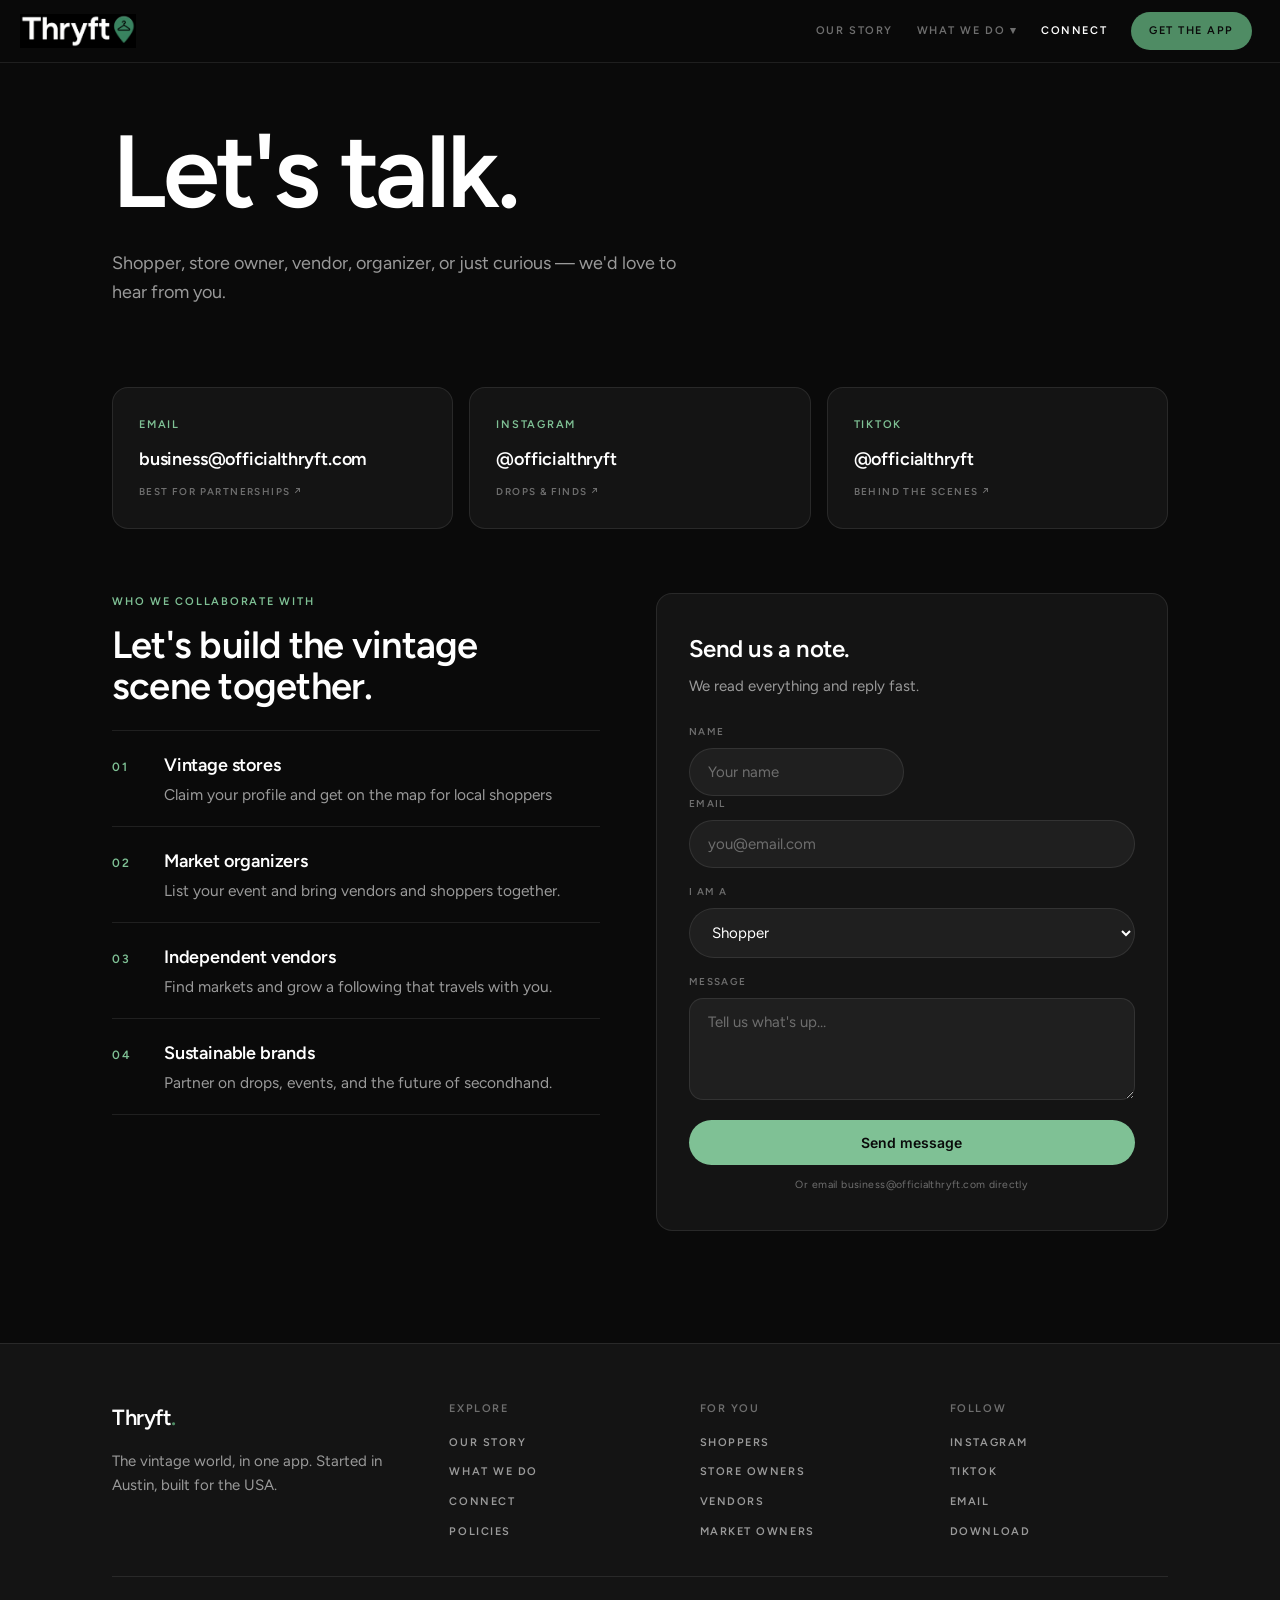
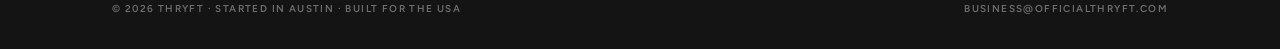
<file: contact.html>
<!DOCTYPE html>
<html lang="en">
<head>
<meta charset="UTF-8">
<meta name="viewport" content="width=device-width, initial-scale=1.0">
<title>Contact — Thryft</title>
<meta name="description" content="Let's talk. Thryft collaborates with vintage stores, market organizers, independent vendors, and sustainable brands.">
<link rel="icon" type="image/png" href="https://raw.githubusercontent.com/ochorad/thryft-website/master/images/favicon.png">
<link rel="preconnect" href="https://fonts.googleapis.com">
<link rel="preconnect" href="https://fonts.gstatic.com" crossorigin>
<link href="https://fonts.googleapis.com/css2?family=Figtree:wght@600&family=Inter:wght@600&display=swap" rel="stylesheet">
<link rel="stylesheet" href="style.css">
</head>
<body>

<nav class="nav">
  <div class="nav__inner">
    <a class="nav__logo" href="index.html"><img src="images/thryft-logo.png" alt="Thryft"></a>
    <button class="nav__burger" aria-label="Menu" onclick="document.getElementById('nav').classList.toggle('open')">☰</button>
    <div class="nav__links" id="nav">
      <a href="about.html">Our Story</a>
      <div class="nav__drop">
        <a class="nav__droptrigger" href="whatwedo.html" onclick="if(window.innerWidth<=860){event.preventDefault();this.parentElement.classList.toggle('open');}">What We Do ▾</a>
        <div class="nav__menu">
          <a href="shoppers.html">For Shoppers</a>
          <a href="stores.html">For Stores</a>
          <a href="vendors.html">For Vendors</a>
          <a href="markets.html">For Market Owners</a>
        </div>
      </div>
      <a class="active" href="contact.html">Connect</a>
      <a class="nav__cta" href="download.html">Get the app</a>
    </div>
  </div>
</nav>

<div class="wrap">
  <header style="padding:56px 0 44px;">
    <h1 class="h1" style="font-size:clamp(46px,8vw,108px);">Let's talk.</h1>
    <p class="lede" style="margin-top:24px;">Shopper, store owner, vendor, organizer, or just curious — we'd love to hear from you.</p>
  </header>
</div>

<div class="wrap">
  <div class="methods" style="margin-top:36px;">
    <a class="method" href="mailto:business@officialthryft.com">
      <div class="method__k">Email</div>
      <div class="method__v">business@officialthryft.com</div>
      <div class="method__note">Best for partnerships ↗</div>
    </a>
    <a class="method" href="https://www.instagram.com/officialthryft/" target="_blank" rel="noopener">
      <div class="method__k">Instagram</div>
      <div class="method__v">@officialthryft</div>
      <div class="method__note">Drops & finds ↗</div>
    </a>
    <a class="method" href="https://www.tiktok.com/@officialthryft" target="_blank" rel="noopener">
      <div class="method__k">TikTok</div>
      <div class="method__v">@officialthryft</div>
      <div class="method__note">Behind the scenes ↗</div>
    </a>
  </div>
</div>

<section class="section" style="padding-top:64px;">
  <div class="wrap">
    <div class="split" style="align-items:start;">
      <div>
        <div class="kicker">Who We Collaborate With</div>
        <h2 class="h2" style="font-size:clamp(26px,3.2vw,38px);margin:14px 0 22px;">Let's build the vintage scene together.</h2>
        <div class="rows" style="border-top:1px solid var(--rule);">
          <div class="row" style="grid-template-columns:36px 1fr;gap:16px;padding:20px 0;border-bottom:1px solid var(--rule);"><span class="row__num">01</span><div><div class="row__title" style="font-size:18px;">Vintage stores</div><div style="font-size:15.5px;color:var(--muted);line-height:1.5;margin-top:3px;">Claim your profile and get on the map for local shoppers</div></div></div>
          <div class="row" style="grid-template-columns:36px 1fr;gap:16px;padding:20px 0;border-bottom:1px solid var(--rule);"><span class="row__num">02</span><div><div class="row__title" style="font-size:18px;">Market organizers</div><div style="font-size:15.5px;color:var(--muted);line-height:1.5;margin-top:3px;">List your event and bring vendors and shoppers together.</div></div></div>
          <div class="row" style="grid-template-columns:36px 1fr;gap:16px;padding:20px 0;border-bottom:1px solid var(--rule);"><span class="row__num">03</span><div><div class="row__title" style="font-size:18px;">Independent vendors</div><div style="font-size:15.5px;color:var(--muted);line-height:1.5;margin-top:3px;">Find markets and grow a following that travels with you.</div></div></div>
          <div class="row" style="grid-template-columns:36px 1fr;gap:16px;padding:20px 0;"><span class="row__num">04</span><div><div class="row__title" style="font-size:18px;">Sustainable brands</div><div style="font-size:15.5px;color:var(--muted);line-height:1.5;margin-top:3px;">Partner on drops, events, and the future of secondhand.</div></div></div>
        </div>
      </div>

      <form class="form" onsubmit="event.preventDefault();this.querySelector('button').textContent='Thanks — we’ll be in touch ✓';this.querySelector('button').style.background='var(--brand-bright)';">
        <h3>Send us a note.</h3>
        <p class="sub">We read everything and reply fast.</p>
        <div class="field-2">
          <label class="field">Name<input type="text" placeholder="Your name" required></label>
        </div>
        <label class="field">Email<input type="email" placeholder="you@email.com" required></label>
        <label class="field">I am a
          <select>
            <option>Shopper</option>
            <option>Store owner</option>
            <option>Vendor</option>
            <option>Market organizer</option>
            <option>Brand / partner</option>
            <option>Other</option>
          </select>
        </label>
        <label class="field">Message<textarea rows="4" placeholder="Tell us what's up…"></textarea></label>
        <button class="btn btn--brand" type="submit" style="margin-top:20px;width:100%;background:var(--brand-bright);color:var(--ink);justify-content:center;">Send message</button>
        <p class="mono" style="font-size:10.5px;color:var(--faint);letter-spacing:.04em;text-align:center;margin:12px 0 0;">Or email business@officialthryft.com directly</p>
      </form>
    </div>
  </div>
</section>

<footer class="footer">
  <div class="footer__inner">
    <div class="footer__cols">
      <div>
        <a class="footer__brand" href="index.html">Thryft<span>.</span></a>
        <p class="footer__tag">The vintage world, in one app. Started in Austin, built for the USA.</p>
      </div>
      <div class="footer__col"><span class="head">Explore</span><a href="about.html">Our Story</a><a href="whatwedo.html">What We Do</a><a href="contact.html">Connect</a><a href="policies.html">Policies</a></div>
      <div class="footer__col"><span class="head">For You</span><a href="shoppers.html">Shoppers</a><a href="stores.html">Store Owners</a><a href="vendors.html">Vendors</a><a href="markets.html">Market Owners</a></div>
      <div class="footer__col"><span class="head">Follow</span><a href="https://www.instagram.com/officialthryft/" target="_blank" rel="noopener">Instagram</a><a href="https://www.tiktok.com/@officialthryft" target="_blank" rel="noopener">TikTok</a><a href="mailto:business@officialthryft.com">Email</a><a href="download.html">Download</a></div>
    </div>
    <div class="footer__bottom">
      <span>© 2026 THRYFT · STARTED IN AUSTIN · BUILT FOR THE USA</span>
      <a href="mailto:business@officialthryft.com">BUSINESS@OFFICIALTHRYFT.COM</a>
    </div>
  </div>
</footer>

</body>
</html>
</file>
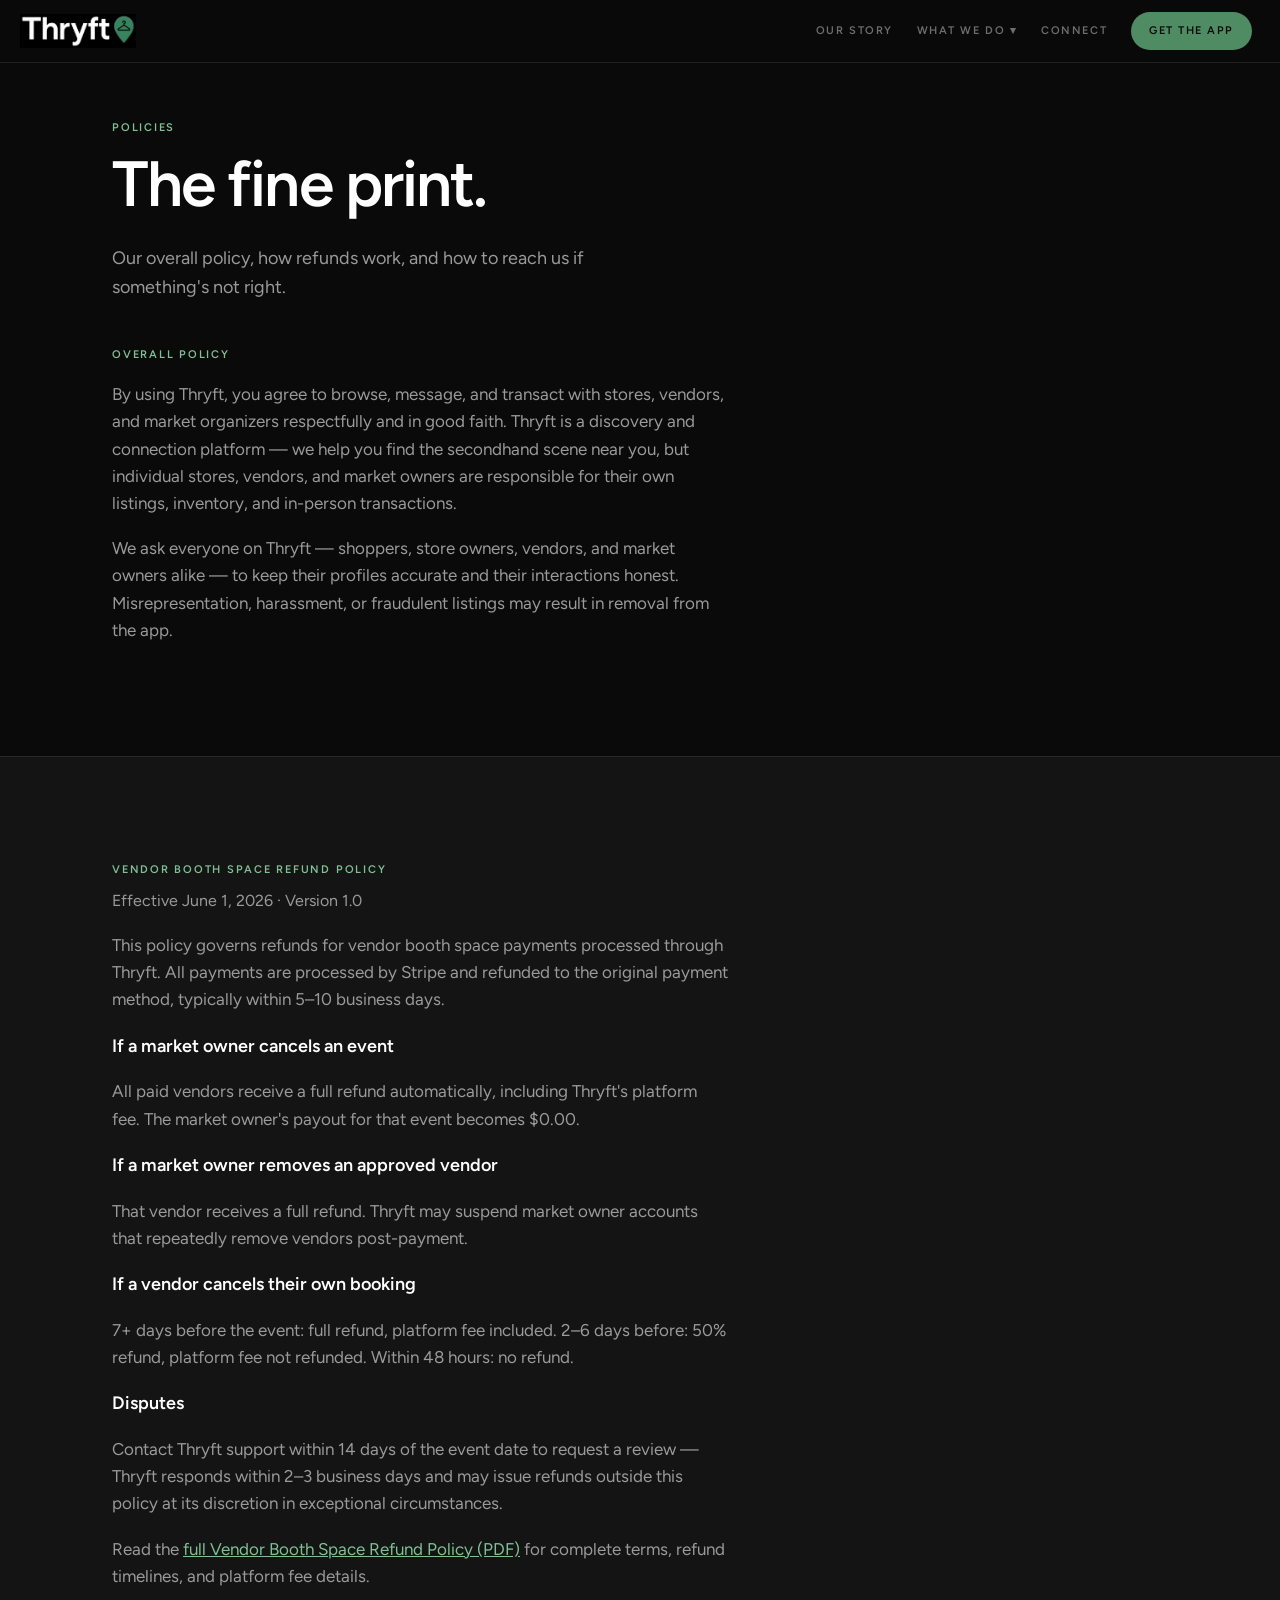
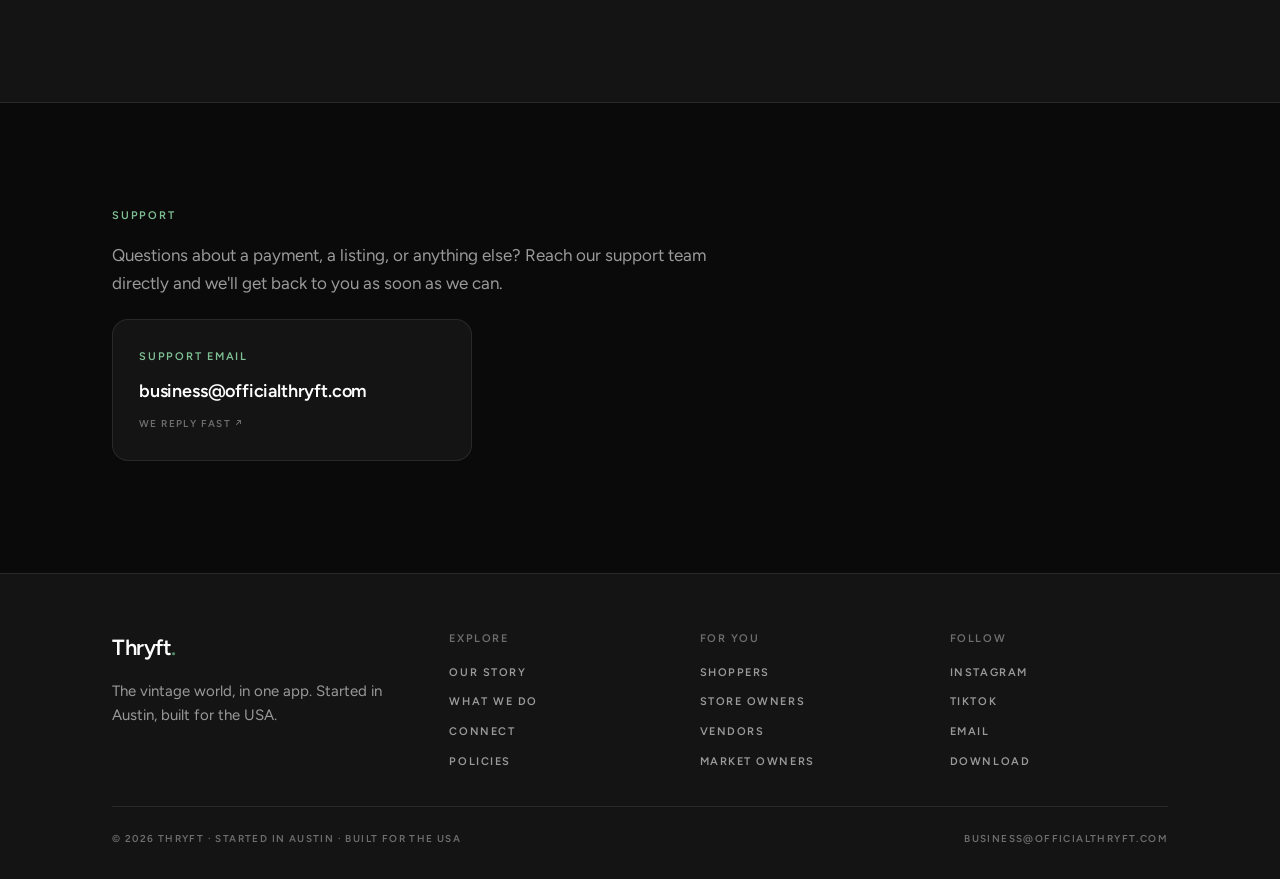
<file: policies.html>
<!DOCTYPE html>
<html lang="en">
<head>
<meta charset="UTF-8">
<meta name="viewport" content="width=device-width, initial-scale=1.0">
<title>Policies — Thryft</title>
<meta name="description" content="Thryft's policies — our terms, refund policy, and how to reach support.">
<link rel="icon" type="image/png" href="https://raw.githubusercontent.com/ochorad/thryft-website/master/images/favicon.png">
<link rel="preconnect" href="https://fonts.googleapis.com">
<link rel="preconnect" href="https://fonts.gstatic.com" crossorigin>
<link href="https://fonts.googleapis.com/css2?family=Figtree:wght@600&family=Inter:wght@600&display=swap" rel="stylesheet">
<link rel="stylesheet" href="style.css">
</head>
<body>

<nav class="nav">
  <div class="nav__inner">
    <a class="nav__logo" href="index.html"><img src="images/thryft-logo.png" alt="Thryft"></a>
    <button class="nav__burger" aria-label="Menu" onclick="document.getElementById('nav').classList.toggle('open')">☰</button>
    <div class="nav__links" id="nav">
      <a href="about.html">Our Story</a>
      <div class="nav__drop">
        <a class="nav__droptrigger" href="whatwedo.html" onclick="if(window.innerWidth<=860){event.preventDefault();this.parentElement.classList.toggle('open');}">What We Do ▾</a>
        <div class="nav__menu">
          <a href="shoppers.html">For Shoppers</a>
          <a href="stores.html">For Stores</a>
          <a href="vendors.html">For Vendors</a>
          <a href="markets.html">For Market Owners</a>
        </div>
      </div>
      <a href="contact.html">Connect</a>
      <a class="nav__cta" href="download.html">Get the app</a>
    </div>
  </div>
</nav>

<div class="wrap">
  <header style="padding:56px 0 44px;">
    <div class="kicker">Policies</div>
    <h1 class="h1 h1--page" style="margin-top:14px;">The fine print.</h1>
    <p class="lede" style="max-width:46ch;margin-top:26px;">Our overall policy, how refunds work, and how to reach us if something's not right.</p>
  </header>
</div>

<section class="section" style="padding-top:0;">
  <div class="wrap">
    <div style="max-width:760px;">
      <div class="kicker">Overall Policy</div>
      <div class="prose" style="margin-top:18px;">
        <p>By using Thryft, you agree to browse, message, and transact with stores, vendors, and market organizers respectfully and in good faith. Thryft is a discovery and connection platform — we help you find the secondhand scene near you, but individual stores, vendors, and market owners are responsible for their own listings, inventory, and in-person transactions.</p>
        <p>We ask everyone on Thryft — shoppers, store owners, vendors, and market owners alike — to keep their profiles accurate and their interactions honest. Misrepresentation, harassment, or fraudulent listings may result in removal from the app.</p>
      </div>
    </div>
  </div>
</section>

<section class="section section--paper2">
  <div class="wrap">
    <div style="max-width:760px;">
      <div class="kicker">Vendor Booth Space Refund Policy</div>
      <p class="lede" style="font-size:16px;margin-top:10px;color:var(--muted);">Effective June 1, 2026 · Version 1.0</p>
      <div class="prose" style="margin-top:18px;">
        <p>This policy governs refunds for vendor booth space payments processed through Thryft. All payments are processed by Stripe and refunded to the original payment method, typically within 5–10 business days.</p>
        <p class="lead">If a market owner cancels an event</p>
        <p>All paid vendors receive a full refund automatically, including Thryft's platform fee. The market owner's payout for that event becomes $0.00.</p>
        <p class="lead">If a market owner removes an approved vendor</p>
        <p>That vendor receives a full refund. Thryft may suspend market owner accounts that repeatedly remove vendors post-payment.</p>
        <p class="lead">If a vendor cancels their own booking</p>
        <p>7+ days before the event: full refund, platform fee included. 2–6 days before: 50% refund, platform fee not refunded. Within 48 hours: no refund.</p>
        <p class="lead">Disputes</p>
        <p>Contact Thryft support within 14 days of the event date to request a review — Thryft responds within 2–3 business days and may issue refunds outside this policy at its discretion in exceptional circumstances.</p>
        <p>Read the <a href="policies/thryft-refund-policy.pdf" target="_blank">full Vendor Booth Space Refund Policy (PDF)</a> for complete terms, refund timelines, and platform fee details.</p>
      </div>
    </div>
  </div>
</section>

<section class="section">
  <div class="wrap">
    <div style="max-width:760px;">
      <div class="kicker">Support</div>
      <div class="prose" style="margin-top:18px;">
        <p>Questions about a payment, a listing, or anything else? Reach our support team directly and we'll get back to you as soon as we can.</p>
      </div>
      <a class="method" href="mailto:business@officialthryft.com" style="margin-top:22px;max-width:360px;">
        <div class="method__k">Support Email</div>
        <div class="method__v">business@officialthryft.com</div>
        <div class="method__note">We reply fast ↗</div>
      </a>
    </div>
  </div>
</section>

<footer class="footer">
  <div class="footer__inner">
    <div class="footer__cols">
      <div>
        <a class="footer__brand" href="index.html">Thryft<span>.</span></a>
        <p class="footer__tag">The vintage world, in one app. Started in Austin, built for the USA.</p>
      </div>
      <div class="footer__col"><span class="head">Explore</span><a href="about.html">Our Story</a><a href="whatwedo.html">What We Do</a><a href="contact.html">Connect</a><a href="policies.html">Policies</a></div>
      <div class="footer__col"><span class="head">For You</span><a href="shoppers.html">Shoppers</a><a href="stores.html">Store Owners</a><a href="vendors.html">Vendors</a><a href="markets.html">Market Owners</a></div>
      <div class="footer__col"><span class="head">Follow</span><a href="https://www.instagram.com/officialthryft/" target="_blank" rel="noopener">Instagram</a><a href="https://www.tiktok.com/@officialthryft" target="_blank" rel="noopener">TikTok</a><a href="mailto:business@officialthryft.com">Email</a><a href="download.html">Download</a></div>
    </div>
    <div class="footer__bottom">
      <span>© 2026 THRYFT · STARTED IN AUSTIN · BUILT FOR THE USA</span>
      <a href="mailto:business@officialthryft.com">BUSINESS@OFFICIALTHRYFT.COM</a>
    </div>
  </div>
</footer>

</body>
</html>
</file>
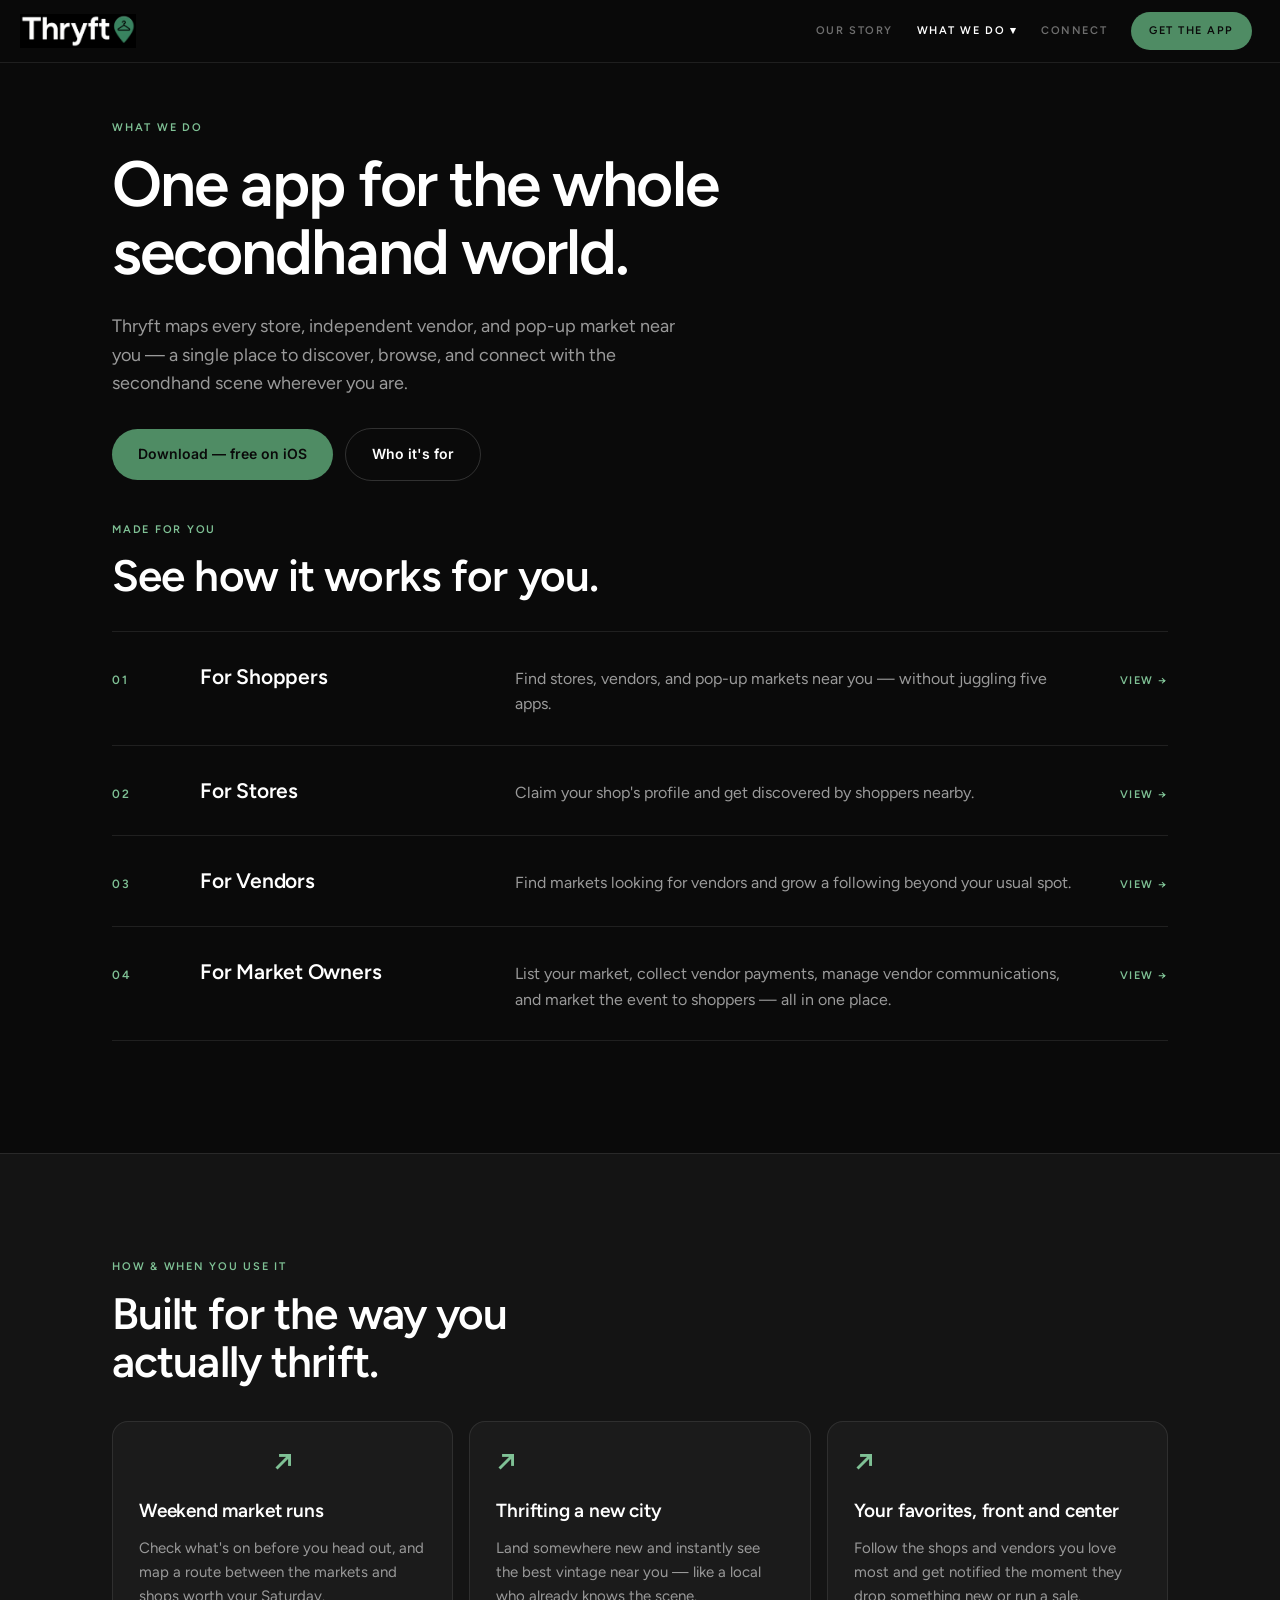
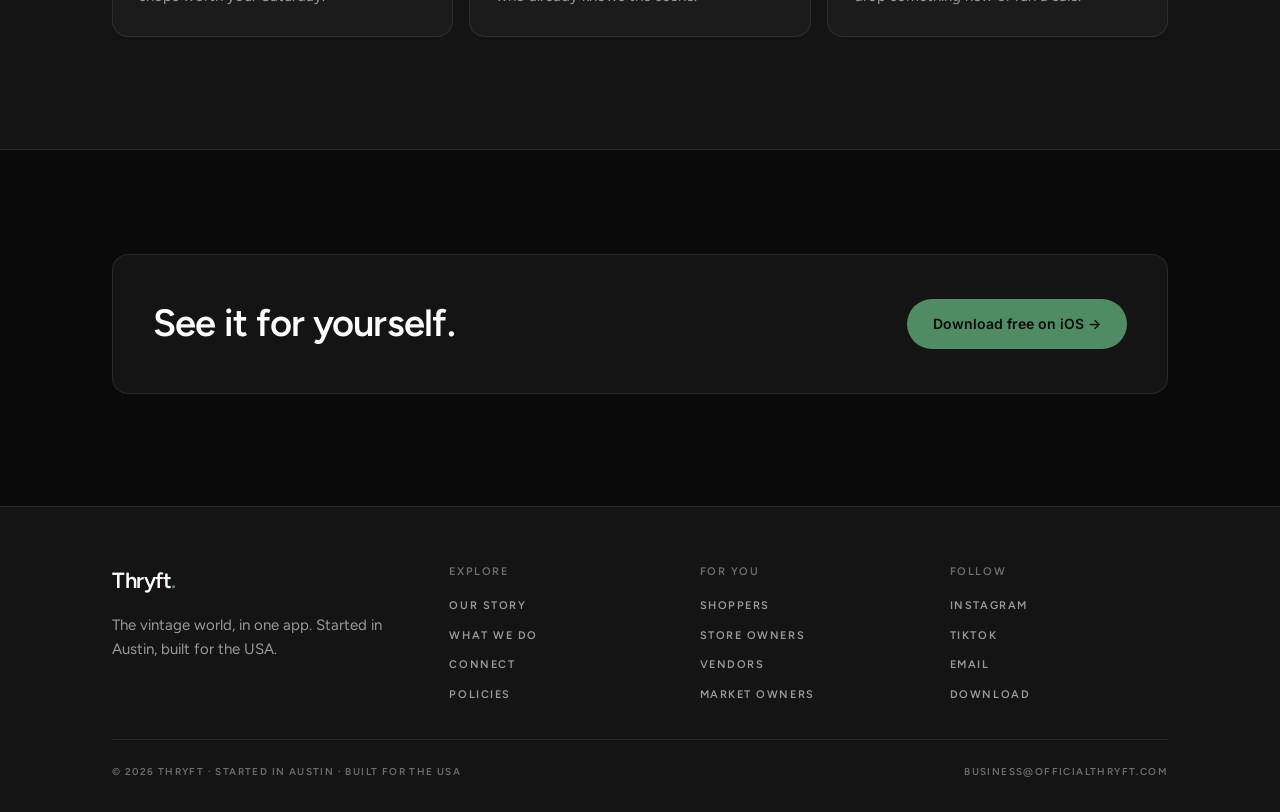
<file: whatwedo.html>
<!DOCTYPE html>
<html lang="en">
<head>
<meta charset="UTF-8">
<meta name="viewport" content="width=device-width, initial-scale=1.0">
<title>What We Do — Thryft</title>
<meta name="description" content="One app for the whole vintage world. Thryft maps every vintage store, vendor, and pop-up market near you — discover, browse, and connect.">
<link rel="icon" type="image/png" href="https://raw.githubusercontent.com/ochorad/thryft-website/master/images/favicon.png">
<link rel="preconnect" href="https://fonts.googleapis.com">
<link rel="preconnect" href="https://fonts.gstatic.com" crossorigin>
<link href="https://fonts.googleapis.com/css2?family=Figtree:wght@600&family=Inter:wght@600&display=swap" rel="stylesheet">
<link rel="stylesheet" href="style.css">
</head>
<body>

<nav class="nav">
  <div class="nav__inner">
    <a class="nav__logo" href="index.html"><img src="images/thryft-logo.png" alt="Thryft"></a>
    <button class="nav__burger" aria-label="Menu" onclick="document.getElementById('nav').classList.toggle('open')">☰</button>
    <div class="nav__links" id="nav">
      <a href="about.html">Our Story</a>
      <div class="nav__drop">
        <a class="nav__droptrigger active" href="whatwedo.html" onclick="if(window.innerWidth<=860){event.preventDefault();this.parentElement.classList.toggle('open');}">What We Do ▾</a>
        <div class="nav__menu">
          <a href="shoppers.html">For Shoppers</a>
          <a href="stores.html">For Stores</a>
          <a href="vendors.html">For Vendors</a>
          <a href="markets.html">For Market Owners</a>
        </div>
      </div>
      <a href="contact.html">Connect</a>
      <a class="nav__cta" href="download.html">Get the app</a>
    </div>
  </div>
</nav>

<div class="wrap">
  <header style="padding:56px 0 40px;">
    <div class="kicker">What We Do</div>
    <h1 class="h1 h1--page" style="max-width:16ch;margin-top:14px;">One app for the whole secondhand world.</h1>
    <p class="lede" style="max-width:48ch;margin-top:26px;">Thryft maps every store, independent vendor, and pop-up market near you — a single place to discover, browse, and connect with the secondhand scene wherever you are.</p>
    <div class="btn-row" style="margin-top:30px;">
      <a class="btn btn--solid" href="download.html">Download — free on iOS</a>
      <a class="btn btn--ghost" href="#madefor">Who it's for</a>
    </div>
  </header>
</div>

<!-- FOR EVERYONE (sub-pages) -->
<section class="section" id="madefor" style="padding-top:0;">
  <div class="wrap">
    <div class="kicker">Made For You</div>
    <h2 class="h2" style="margin:14px 0 30px;">See how it works for you.</h2>
    <div class="rows">
      <a class="row row--who" href="shoppers.html"><div class="row__num">01</div><h3 class="row__title">For Shoppers</h3><p class="row__desc">Find stores, vendors, and pop-up markets near you — without juggling five apps.</p><span class="row__go">View →</span></a>
      <a class="row row--who" href="stores.html"><div class="row__num">02</div><h3 class="row__title">For Stores</h3><p class="row__desc">Claim your shop's profile and get discovered by shoppers nearby.</p><span class="row__go">View →</span></a>
      <a class="row row--who" href="vendors.html"><div class="row__num">03</div><h3 class="row__title">For Vendors</h3><p class="row__desc">Find markets looking for vendors and grow a following beyond your usual spot.</p><span class="row__go">View →</span></a>
      <a class="row row--who" href="markets.html"><div class="row__num">04</div><h3 class="row__title">For Market Owners</h3><p class="row__desc">List your market, collect vendor payments, manage vendor communications, and market the event to shoppers — all in one place.</p><span class="row__go">View →</span></a>
    </div>
  </div>
</section>

<!-- HOW IT'S USED / WHEN -->
<section class="section section--dark">
  <div class="wrap">
    <div class="kicker kicker--bright">How &amp; When You Use It</div>
    <h2 class="h2" style="margin:14px 0 34px;">Built for the way you actually thrift.</h2>
    <div class="feat-grid">
      <div class="feat"><div class="feat__num" style="text-align:center;">↗</div><h3>Weekend market runs</h3><p>Check what's on before you head out, and map a route between the markets and shops worth your Saturday.</p></div>
      <div class="feat"><div class="feat__num">↗</div><h3>Thrifting a new city</h3><p>Land somewhere new and instantly see the best vintage near you — like a local who already knows the scene.</p></div>
      <div class="feat"><div class="feat__num">↗</div><h3>Your favorites, front and center</h3><p>Follow the shops and vendors you love most and get notified the moment they drop something new or run a sale.</p></div>
    </div>
  </div>
</section>

<!-- CTA -->
<section class="section">
  <div class="wrap">
    <div class="cta-banner">
      <h2>See it for yourself.</h2>
      <a class="btn btn--solid" href="download.html" style="white-space:nowrap;">Download free on iOS →</a>
    </div>
  </div>
</section>

<footer class="footer">
  <div class="footer__inner">
    <div class="footer__cols">
      <div>
        <a class="footer__brand" href="index.html">Thryft<span>.</span></a>
        <p class="footer__tag">The vintage world, in one app. Started in Austin, built for the USA.</p>
      </div>
      <div class="footer__col"><span class="head">Explore</span><a href="about.html">Our Story</a><a href="whatwedo.html">What We Do</a><a href="contact.html">Connect</a><a href="policies.html">Policies</a></div>
      <div class="footer__col"><span class="head">For You</span><a href="shoppers.html">Shoppers</a><a href="stores.html">Store Owners</a><a href="vendors.html">Vendors</a><a href="markets.html">Market Owners</a></div>
      <div class="footer__col"><span class="head">Follow</span><a href="https://www.instagram.com/officialthryft/" target="_blank" rel="noopener">Instagram</a><a href="https://www.tiktok.com/@officialthryft" target="_blank" rel="noopener">TikTok</a><a href="mailto:business@officialthryft.com">Email</a><a href="download.html">Download</a></div>
    </div>
    <div class="footer__bottom">
      <span>© 2026 THRYFT · STARTED IN AUSTIN · BUILT FOR THE USA</span>
      <a href="mailto:business@officialthryft.com">BUSINESS@OFFICIALTHRYFT.COM</a>
    </div>
  </div>
</footer>

</body>
</html>
</file>
<file: style.css>
/* ============================================================
   THRYFT — Style reference implementation
   Dark product system. Plain static CSS (no framework).

   COLOR    ink #0A0A0A · raised #141414 · green #4F8C64
            green-deep #3F7A57 · green-light #7FC195
            body #9A9A9A · muted #6E6E6E
   TYPE     Figtree SemiBold 600 throughout · Inter 600 buttons only
   RULES    Sections alternate #0A0A0A / #141414, split by 1px white-9%.
            Section padding 104px 32px 112px, content capped 1120px.
            Everything left-aligned; headings capped near 22ch.
            Green is for accents and one CTA per screen — never large fills.
   ============================================================ */

:root{
  --ink:#0A0A0A;          /* page ground */
  --raised:#141414;       /* alternating sections, cards */
  --paper:#ffffff;        /* heading text on dark */
  --paper-2:#141414;      /* legacy alias → raised */
  --rule:rgba(255,255,255,.09);
  --rule-strong:rgba(255,255,255,.16);
  --body:#9A9A9A;         /* paragraph text */
  --muted:#9A9A9A;        /* legacy alias → body */
  --faint:#6E6E6E;        /* fine print, labels */

  /* ---- Brand green. Change these to retint. ---- */
  --brand:#4F8C64;        /* CTAs, accents */
  --brand-deep:#3F7A57;   /* pin mark fill, hover */
  --brand-bright:#7FC195; /* kickers, links */

  --maxw:1120px;
  --r-card:16px;
  --r-pill:999px;
}

*{box-sizing:border-box;}
html{scroll-behavior:smooth;}
body{
  margin:0;
  background:var(--ink);
  color:var(--body);
  font-family:'Figtree', system-ui, sans-serif;
  font-size:16px;
  line-height:1.6;
  -webkit-font-smoothing:antialiased;
  overflow-x:hidden;
}
img{max-width:100%;display:block;}
a{color:var(--brand-bright);}
a:hover{color:var(--brand);}
::selection{background:var(--brand);color:#fff;}

.wrap{max-width:var(--maxw);margin:0 auto;padding:0 32px;}
.sans{font-family:'Figtree', system-ui, sans-serif;}
.mono{font-family:'Figtree', sans-serif;}

/* ---------- Nav ---------- */
.nav{position:sticky;top:0;z-index:60;background:rgba(10,10,10,.86);
  backdrop-filter:blur(10px);border-bottom:1px solid var(--rule);}
.nav__inner{display:flex;align-items:center;justify-content:space-between;
  max-width:none;margin:0;padding:12px 28px 12px 20px;}
.nav__logo{display:inline-flex;align-items:center;text-decoration:none;flex-shrink:0;}
.nav__logo img{height:34px;width:auto;display:block;}
.nav__links{display:flex;align-items:center;gap:24px;
  font-family:'Figtree', sans-serif;font-weight:600;font-size:11px;letter-spacing:.14em;
  text-transform:uppercase;color:var(--faint);}
.nav__links a{color:inherit;text-decoration:none;}
.nav__links a:hover{color:var(--brand-bright);}
.nav__links a.active{color:#fff;}
.nav__cta{color:#0A0A0A !important;background:var(--brand);text-decoration:none;
  padding:10px 18px;border-radius:var(--r-pill);}
.nav__cta:hover{background:var(--brand-bright);color:#0A0A0A !important;}
.nav__burger{display:none;background:none;border:0;font-size:22px;cursor:pointer;color:#fff;}
/* dropdown */
.nav__drop{position:relative;display:inline-flex;align-items:center;}
.nav__droptrigger{font-family:'Figtree', sans-serif;font-weight:600;font-size:11px;
  letter-spacing:.14em;text-transform:uppercase;color:inherit;background:none;border:0;padding:0;
  cursor:pointer;display:inline-flex;align-items:center;gap:6px;text-decoration:none;}
.nav__droptrigger:hover{color:var(--brand-bright);}
.nav__droptrigger.active{color:#fff;}
.nav__menu{position:absolute;top:calc(100% + 10px);left:-18px;display:none;flex-direction:column;gap:14px;
  background:var(--raised);border:1px solid var(--rule);border-radius:12px;padding:18px 22px;
  min-width:200px;z-index:70;box-shadow:0 18px 40px rgba(0,0,0,.6);}
.nav__menu a{white-space:nowrap;}
.nav__drop:hover .nav__menu,.nav__drop.open .nav__menu{display:flex;}

/* ---------- Masthead meta strip ---------- */
.meta-row{display:flex;justify-content:space-between;align-items:baseline;
  flex-wrap:wrap;gap:10px;font-family:'Figtree', sans-serif;font-weight:600;font-size:11px;
  letter-spacing:.14em;text-transform:uppercase;color:var(--faint);
  padding:18px 0;border-bottom:1px solid var(--rule);}
.meta-row a{color:var(--faint);text-decoration:none;}
.meta-row a:hover{color:var(--brand-bright);}
.meta-row .accent{color:var(--brand-bright);}

/* ---------- Kicker / section labels ---------- */
.kicker{font-family:'Figtree', sans-serif;font-weight:600;font-size:11px;letter-spacing:.16em;
  text-transform:uppercase;color:var(--brand-bright);}
.kicker--bright{color:var(--brand-bright);}

/* ---------- Headings ---------- */
.display,.h1,.h2,.h3{text-wrap:pretty;}
.display{font-family:'Figtree', sans-serif;font-weight:600;
  line-height:1.04;letter-spacing:-.03em;margin:0;color:#fff;}
.h1{font-family:'Figtree', sans-serif;font-weight:600;
  font-size:clamp(40px,7vw,76px);line-height:1.04;letter-spacing:-.03em;margin:0;color:#fff;
  max-width:22ch;}
.h1--page{font-size:clamp(36px,5.6vw,64px);line-height:1.06;}
.h2{font-family:'Figtree', sans-serif;font-weight:600;
  font-size:clamp(28px,3.6vw,44px);line-height:1.1;letter-spacing:-.02em;margin:0;color:#fff;
  max-width:22ch;}
.lede{font-family:'Figtree', sans-serif;font-style:normal;
  font-size:clamp(16px,1.6vw,18px);line-height:1.6;color:var(--body);margin:0;max-width:50ch;}

/* ---------- Buttons ---------- */
.btn-row{display:flex;flex-wrap:wrap;gap:12px;align-items:center;}
.btn{display:inline-flex;align-items:center;gap:10px;text-decoration:none;
  font-family:'Inter',sans-serif;font-weight:600;font-size:14px;letter-spacing:0;
  text-transform:none;padding:14px 26px;border-radius:var(--r-pill);cursor:pointer;border:0;
  transition:background .16s ease,color .16s ease,border-color .16s ease;}
.btn--solid{background:var(--brand);color:#0A0A0A;}
.btn--solid:hover{background:var(--brand-bright);color:#0A0A0A;}
.btn--brand{background:var(--brand);color:#0A0A0A;}
.btn--brand:hover{background:var(--brand-bright);}
.btn--ghost{background:transparent;color:#fff;border:1px solid var(--rule-strong);}
.btn--ghost:hover{border-color:var(--brand);color:var(--brand-bright);}
.link-underline{font-family:'Inter',sans-serif;font-weight:600;font-size:14px;letter-spacing:0;
  text-transform:none;color:var(--brand-bright);text-decoration:none;
  border-bottom:1px solid var(--brand);padding-bottom:2px;}
.link-underline:hover{color:#fff;border-bottom-color:#fff;}

/* ---------- Hero ---------- */
.hero{padding:88px 0 18px;text-align:left;}
.hero .h1{margin:0;}
.hero .lede{max-width:50ch;margin:24px 0 0;}
.hero .btn-row{justify-content:flex-start;margin:34px 0 4px;}

/* image band */
.imgband{position:relative;margin-top:40px;border:1px solid var(--rule);border-radius:var(--r-card);
  aspect-ratio:21/9;overflow:hidden;background:var(--raised);}
.imgband img{width:100%;height:100%;object-fit:cover;}
.figtag{display:inline-block;background:rgba(79,140,100,.16);color:var(--brand-bright);
  font-family:'Figtree', sans-serif;font-weight:600;font-size:10px;letter-spacing:.16em;
  text-transform:uppercase;padding:7px 12px;border-radius:var(--r-pill);}
.figtag--ink{background:rgba(255,255,255,.07);color:var(--body);}

/* stat bar */
.statbar{display:grid;grid-template-columns:1fr 1fr 1fr;
  border-top:1px solid var(--rule);border-bottom:1px solid var(--rule);margin-top:48px;}
.stat{padding:26px 28px 26px 0;border-right:1px solid var(--rule);}
.stat:last-child{border-right:0;}
.stat__big{font-family:'Figtree', sans-serif;font-weight:600;font-size:32px;letter-spacing:-.02em;color:#fff;}
.stat__big--brand{color:var(--brand-bright);}
.stat__label{font-family:'Figtree', sans-serif;font-weight:600;font-size:11px;letter-spacing:.14em;
  text-transform:uppercase;color:var(--faint);margin-top:6px;}

/* ---------- Sections ---------- */
.section{padding:104px 0 112px;}
.section--dark{background:var(--raised);border-top:1px solid var(--rule);border-bottom:1px solid var(--rule);}
.section--paper2{background:var(--raised);border-top:1px solid var(--rule);border-bottom:1px solid var(--rule);}
.section__head{margin-bottom:40px;}
.section--dark .lede,.section--paper2 .lede{color:var(--body);}
.section--dark .h2,.section--paper2 .h2{color:#fff;}

/* ---------- Story / split ---------- */
.split{display:grid;grid-template-columns:1fr 1.05fr;gap:56px;align-items:center;}
.split--rev{grid-template-columns:1.05fr 1fr;}
.portrait{position:relative;aspect-ratio:4/5;border:1px solid var(--rule);border-radius:var(--r-card);
  overflow:hidden;background:var(--raised);}
.portrait img{width:100%;height:100%;object-fit:cover;}
.prose p{font-size:17px;line-height:1.6;color:var(--body);margin:0 0 18px;max-width:56ch;}
.prose p.lead{font-size:18px;color:#fff;font-weight:600;}
.prose p:last-child{margin-bottom:0;}

/* ---------- Numbered index rows ---------- */
.rows{border-top:1px solid var(--rule);}
.row{display:grid;gap:24px;align-items:baseline;padding:28px 0;border-bottom:1px solid var(--rule);}
.row--do{grid-template-columns:90px 1fr 2fr;}
.row--who{grid-template-columns:64px 1fr 2fr auto;text-decoration:none;color:inherit;
  transition:background .16s ease;}
.row--who:hover{background:rgba(79,140,100,.07);}
.row--who:hover .row__title{color:var(--brand-bright);}
.row--how{grid-template-columns:64px 1fr 2fr;}
.row__num{font-family:'Figtree', sans-serif;font-weight:600;font-size:12px;
  color:var(--brand-bright);letter-spacing:.14em;}
.row--do .row__num{font-family:'Figtree', sans-serif;font-weight:600;font-size:38px;
  color:var(--brand-bright);line-height:1;letter-spacing:-.02em;}
.row__title{font-family:'Figtree', sans-serif;font-weight:600;font-size:21px;margin:0;color:#fff;
  letter-spacing:-.01em;transition:color .16s ease;}
.row--do .row__title{font-size:22px;}
.row__desc{font-size:16px;line-height:1.6;color:var(--body);margin:0;max-width:56ch;}
.row--do .row__desc{color:var(--body);}
.row__go{font-family:'Figtree', sans-serif;font-weight:600;font-size:11px;letter-spacing:.14em;
  text-transform:uppercase;color:var(--brand-bright);white-space:nowrap;}

/* when/why pills */
.pillrow{display:flex;flex-wrap:wrap;gap:28px;padding-top:32px;}
.pill{flex:1;min-width:240px;font-family:'Figtree', sans-serif;font-style:normal;
  font-size:16px;line-height:1.6;color:var(--body);margin:0;}
.section--dark .pill,.section--paper2 .pill{color:var(--body);}
.pill b{display:block;font-family:'Figtree', sans-serif;font-style:normal;font-weight:600;
  font-size:11px;letter-spacing:.16em;text-transform:uppercase;color:var(--brand-bright);margin-bottom:8px;}
.section--dark .pill b,.section--paper2 .pill b{color:var(--brand-bright);}

/* ---------- Team ---------- */
.team-grid{display:grid;grid-template-columns:repeat(3,1fr);gap:16px;}
.team-card{background:var(--raised);border:1px solid var(--rule);border-radius:var(--r-card);
  padding:24px;display:flex;align-items:center;gap:16px;transition:border-color .16s ease;}
.team-card:hover{border-color:rgba(79,140,100,.5);}
.team-card img{width:60px;height:60px;border-radius:50%;flex-shrink:0;object-fit:cover;
  border:1px solid var(--rule);background:#1f1f1f;}
.team-card h4{font-family:'Figtree', sans-serif;font-weight:600;font-size:16px;margin:0;color:#fff;}
.team-card p{font-family:'Figtree', sans-serif;font-weight:600;font-size:10px;color:var(--faint);
  letter-spacing:.14em;margin:5px 0 0;text-transform:uppercase;}

/* ---------- Feature cards ---------- */
.feat-grid{display:grid;grid-template-columns:repeat(3,1fr);gap:16px;}
.feat{background:var(--raised);border:1px solid var(--rule);border-radius:var(--r-card);
  padding:28px 26px;transition:border-color .16s ease;}
.feat:hover{border-color:rgba(79,140,100,.5);}
.section--dark .feat,.section--paper2 .feat{background:rgba(255,255,255,.03);
  border:1px solid var(--rule);padding:28px 26px;}
/* raised cards inside an already-raised section need their own step up */
.section--dark .team-card,.section--paper2 .team-card,
.section--dark .value,.section--paper2 .value,
.section--dark .founder,.section--paper2 .founder,
.section--dark .method,.section--paper2 .method,
.section--dark .cta-card,.section--paper2 .cta-card,
.section--dark .cta-banner,.section--paper2 .cta-banner,
.section--dark .form,.section--paper2 .form,
.section--dark .wwd-panel,.section--paper2 .wwd-panel{background:rgba(255,255,255,.03) !important;}
.feat__num{font-family:'Figtree', sans-serif;font-weight:600;font-size:30px;
  color:var(--brand-bright);line-height:1;letter-spacing:-.02em;}
.feat h3{font-family:'Figtree', sans-serif;font-weight:600;font-size:19px;margin:0 0 10px;color:#fff;
  letter-spacing:-.01em;}
.feat__num + h3{margin-top:16px;}
.feat p{font-size:15px;line-height:1.6;color:var(--body);margin:0;}

/* value cards */
.value-grid{display:grid;grid-template-columns:repeat(3,1fr);gap:16px;}
.value{background:var(--raised);border:1px solid var(--rule);border-radius:var(--r-card);
  padding:30px 28px;transition:border-color .16s ease;}
.value:hover{border-color:rgba(79,140,100,.5);}
.value__num{font-family:'Figtree', sans-serif;font-weight:600;font-size:30px;
  color:var(--brand-bright);line-height:1;letter-spacing:-.02em;}
.value h3{font-family:'Figtree', sans-serif;font-weight:600;font-size:19px;margin:18px 0 10px;color:#fff;
  letter-spacing:-.01em;}
.value p{font-size:15px;line-height:1.6;color:var(--body);margin:0;}

/* timeline */
.tl{border-top:1px solid var(--rule);}
.tl__row{display:grid;grid-template-columns:160px 1fr;gap:28px;align-items:baseline;
  padding:28px 0;border-bottom:1px solid var(--rule);}
.tl__when{font-family:'Figtree', sans-serif;font-weight:600;font-size:20px;color:var(--brand-bright);
  letter-spacing:-.01em;}
.tl__row h3{font-family:'Figtree', sans-serif;font-weight:600;font-size:19px;margin:0 0 8px;color:#fff;}
.tl__row p{font-size:16px;line-height:1.6;color:var(--body);margin:0;max-width:56ch;}

/* ---------- Watch Now video ---------- */
.video-frame{position:relative;border:1px solid var(--rule);border-radius:var(--r-card);
  background:#000;aspect-ratio:16/9;overflow:hidden;}
.video-frame iframe{position:absolute;inset:0;width:100%;height:100%;border:0;}

/* ---------- CTA (green = accent only, never a large fill) ---------- */
.cta-card{background:var(--raised);border:1px solid var(--rule);border-radius:var(--r-card);
  color:var(--body);padding:40px 36px;position:relative;}
.cta-card h3{font-family:'Figtree', sans-serif;font-weight:600;
  font-size:30px;line-height:1.1;letter-spacing:-.02em;margin:16px 0 0;color:#fff;}
.cta-card p{font-family:'Figtree', sans-serif;font-style:normal;font-size:16px;
  line-height:1.6;margin:14px 0 26px;color:var(--body);}
.cta-card .btn--solid{background:var(--brand);color:#0A0A0A;}
.cta-card .btn--solid:hover{background:var(--brand-bright);}
.cta-banner{background:var(--raised);border:1px solid var(--rule);border-radius:var(--r-card);
  color:var(--body);padding:44px 40px;position:relative;
  display:flex;flex-wrap:wrap;justify-content:space-between;align-items:center;gap:28px;}
.cta-banner h2{font-family:'Figtree', sans-serif;font-weight:600;
  font-size:clamp(26px,3.2vw,38px);line-height:1.1;letter-spacing:-.02em;margin:0;max-width:22ch;color:#fff;}

/* ---------- Contact ---------- */
.methods{display:grid;grid-template-columns:1fr 1fr 1fr;gap:16px;}
.method{background:var(--raised);border:1px solid var(--rule);border-radius:var(--r-card);
  padding:28px 26px;text-decoration:none;color:inherit;display:block;
  transition:border-color .16s ease;}
.method:hover{border-color:rgba(79,140,100,.5);}
.method:hover .method__v{color:var(--brand-bright);}
.method__k{font-family:'Figtree', sans-serif;font-weight:600;font-size:11px;letter-spacing:.16em;
  text-transform:uppercase;color:var(--brand-bright);}
.method__v{font-family:'Figtree', sans-serif;font-weight:600;font-size:18px;margin-top:12px;color:#fff;
  letter-spacing:-.01em;transition:color .16s ease;word-break:break-word;}
.method__note{font-family:'Figtree', sans-serif;font-weight:600;font-size:10px;
  letter-spacing:.14em;text-transform:uppercase;color:var(--faint);margin-top:10px;}
.form{background:var(--raised);border:1px solid var(--rule);border-radius:var(--r-card);
  color:var(--body);padding:36px 32px;}
.form h3{font-family:'Figtree', sans-serif;font-weight:600;font-size:24px;margin:0 0 6px;
  letter-spacing:-.02em;color:#fff;}
.form .sub{font-family:'Figtree', sans-serif;font-style:normal;font-size:15px;color:var(--body);margin:0 0 26px;}
.field{display:flex;flex-direction:column;gap:8px;font-family:'Figtree', sans-serif;
  font-weight:600;font-size:10px;letter-spacing:.14em;text-transform:uppercase;color:var(--faint);
  margin-top:16px;}
.field:first-of-type{margin-top:0;}
.field input,.field select,.field textarea{font-family:'Figtree', sans-serif;font-size:15px;
  background:#1F1F1F;border:1px solid var(--rule);color:#fff;padding:14px 18px;
  border-radius:var(--r-pill);letter-spacing:0;text-transform:none;}
.field textarea{resize:vertical;border-radius:14px;}
.field input::placeholder,.field textarea::placeholder{color:var(--faint);}
.field input:focus,.field select:focus,.field textarea:focus{outline:none;border-color:var(--brand);}
.field-2{display:grid;grid-template-columns:1fr 1fr;gap:16px;}

/* ---------- Footer ---------- */
.footer{background:var(--raised);color:var(--body);border-top:1px solid var(--rule);}
.footer__inner{max-width:var(--maxw);margin:0 auto;padding:56px 32px 32px;}
.footer__cols{display:grid;grid-template-columns:1.4fr 1fr 1fr 1fr;gap:32px;
  border-bottom:1px solid var(--rule);padding-bottom:36px;}
.footer__brand{font-family:'Figtree', sans-serif;font-weight:600;font-size:22px;
  color:#fff;letter-spacing:-.02em;text-decoration:none;}
.footer__brand span{color:var(--brand);}
.footer__tag{font-family:'Figtree', sans-serif;font-style:normal;font-size:15px;line-height:1.6;
  color:var(--body);max-width:34ch;margin:14px 0 0;}
.footer__col{display:flex;flex-direction:column;gap:12px;font-family:'Figtree', sans-serif;
  font-weight:600;font-size:11px;letter-spacing:.14em;text-transform:uppercase;}
.footer__col .head{color:var(--faint);margin-bottom:4px;}
.footer__col a{color:var(--body);text-decoration:none;}
.footer__col a:hover{color:var(--brand-bright);}
.footer__bottom{display:flex;justify-content:space-between;align-items:center;flex-wrap:wrap;
  gap:12px;padding-top:24px;font-family:'Figtree', sans-serif;font-weight:600;font-size:10px;
  letter-spacing:.14em;color:var(--faint);}
.footer__bottom a{color:var(--faint);text-decoration:none;}
.footer__bottom a:hover{color:var(--brand-bright);}

/* dark-page variants — the whole system is dark now, so these are no-ops kept for markup compat */
.page-dark{background:var(--ink);color:var(--body);}
.page-dark .nav{background:rgba(10,10,10,.86);border-bottom-color:var(--rule);}
.page-dark .nav__logo{color:#fff;}
.page-dark .nav__logo span{color:var(--brand);}
.page-dark .nav__links{color:var(--faint);}
.page-dark .nav__cta{background:var(--brand);color:#0A0A0A !important;}
.page-dark .nav__menu{background:var(--raised);border-color:var(--rule);}
.page-dark .nav__droptrigger.active{color:#fff;}
.page-dark .meta-row{color:var(--faint);border-bottom-color:var(--rule);}
.page-dark .meta-row a{color:var(--faint);}

/* founder cards */
.founder-grid{display:grid;grid-template-columns:repeat(3,1fr);gap:16px;}
.founder{border:1px solid var(--rule);border-radius:var(--r-card);background:var(--raised);
  overflow:hidden;transition:border-color .16s ease;}
.founder:hover{border-color:rgba(79,140,100,.5);}
.founder img{width:100%;aspect-ratio:1/1;object-fit:cover;border-bottom:1px solid var(--rule);
  background:#1f1f1f;}
.founder__body{padding:24px 24px 28px;}
.founder h3{font-family:'Figtree', sans-serif;font-weight:600;font-size:20px;margin:0;color:#fff;
  letter-spacing:-.01em;}
.founder .role{font-family:'Figtree', sans-serif;font-weight:600;font-size:10px;
  letter-spacing:.14em;text-transform:uppercase;color:var(--brand-bright);margin:8px 0 14px;}
.founder p{font-size:15px;line-height:1.6;color:var(--body);margin:0;}

/* big alternating service rows */
.service{display:grid;grid-template-columns:1fr 1fr;gap:56px;align-items:center;
  padding:64px 0;border-bottom:1px solid var(--rule);}
.service:last-child{border-bottom:0;}
.service__art{position:relative;aspect-ratio:5/4;border:1px solid var(--rule);
  border-radius:var(--r-card);background:var(--raised);overflow:hidden;
  display:flex;align-items:center;justify-content:center;}
.service__art img{width:100%;height:100%;object-fit:contain;padding:30px;}
.service__num{font-family:'Figtree', sans-serif;font-weight:600;font-size:44px;
  line-height:1;color:var(--brand-bright);letter-spacing:-.03em;}
.service h3{font-family:'Figtree', sans-serif;font-weight:600;font-size:clamp(26px,3vw,36px);
  letter-spacing:-.02em;margin:16px 0 16px;color:#fff;max-width:22ch;line-height:1.1;}
.service p{font-size:17px;line-height:1.6;color:var(--body);margin:0;max-width:56ch;}

/* what-we-do tab panel (home) */
.wwd-tabs{display:flex;flex-wrap:wrap;gap:8px;margin-bottom:20px;}
.wwd-tab{font-family:'Figtree', sans-serif;font-weight:600;font-size:11px;letter-spacing:.14em;
  text-transform:uppercase;padding:11px 20px;border:1px solid var(--rule);border-radius:var(--r-pill);
  background:transparent;color:var(--faint);cursor:pointer;position:static;top:auto;
  transition:border-color .16s ease,color .16s ease,background .16s ease;}
.wwd-tab:hover{color:var(--brand-bright);border-color:rgba(79,140,100,.5);}
.wwd-tab.is-active{background:var(--brand);border-color:var(--brand);color:#0A0A0A;font-weight:600;}
.wwd-panel{border:1px solid var(--rule) !important;border-radius:var(--r-card);
  background:var(--raised) !important;}
.wwd-pane{display:none;}
.wwd-pane.is-active{display:block;}

/* phone mock */
.phone{width:272px;height:556px;border-radius:40px;border:1px solid var(--rule-strong);
  background:#000;padding:12px;box-shadow:0 30px 80px rgba(0,0,0,.7);margin:0;}
.phone__screen{width:100%;height:100%;border-radius:30px;overflow:hidden;
  background:var(--raised);position:relative;}
.phone__screen img{width:100%;height:100%;object-fit:cover;}

/* ---------- Responsive ---------- */
@media (max-width:900px){
  .nav__links{display:none;}
  .nav__burger{display:block;}
  .nav__links.open{display:flex;position:absolute;top:100%;left:0;right:0;
    flex-direction:column;align-items:flex-start;gap:18px;background:var(--raised);
    border-bottom:1px solid var(--rule);padding:22px 32px;}
  .page-dark .nav__links.open{background:var(--raised);}
  .nav__links.open .nav__drop{flex-direction:column;align-items:flex-start;gap:16px;}
  .nav__links.open .nav__menu{position:static;display:flex;border:0;box-shadow:none;
    background:none;padding:8px 0 0 14px;min-width:0;}
  .section{padding:72px 0 78px;}
  .hero{padding:56px 0 12px;}
  .split,.split--rev{grid-template-columns:1fr;gap:32px;}
  .statbar{grid-template-columns:1fr;}
  .stat{border-right:0;border-bottom:1px solid var(--rule);padding-right:0;}
  .stat:last-child{border-bottom:0;}
  .feat-grid,.team-grid,.value-grid,.methods,.founder-grid{grid-template-columns:1fr;}
  .service{grid-template-columns:1fr;gap:28px;padding:44px 0;}
  .service--rev .service__art{order:-1;}
  .row--do,.row--who,.row--how{grid-template-columns:1fr;gap:10px;}
  .row--who .row__go{display:none;}
  .tl__row{grid-template-columns:1fr;gap:10px;}
  .field-2{grid-template-columns:1fr;}
  .footer__cols{grid-template-columns:1fr 1fr;}
  .imgband{aspect-ratio:16/10;}
}
@media (max-width:560px){
  .wrap,.footer__inner{padding-left:20px;padding-right:20px;}
  .nav__inner{padding-left:16px;padding-right:18px;}
  .nav__logo img{height:28px;}
  .footer__cols{grid-template-columns:1fr;}
  .cta-banner{padding:32px 24px;}
  .cta-card{padding:32px 26px;}
}
</file>
